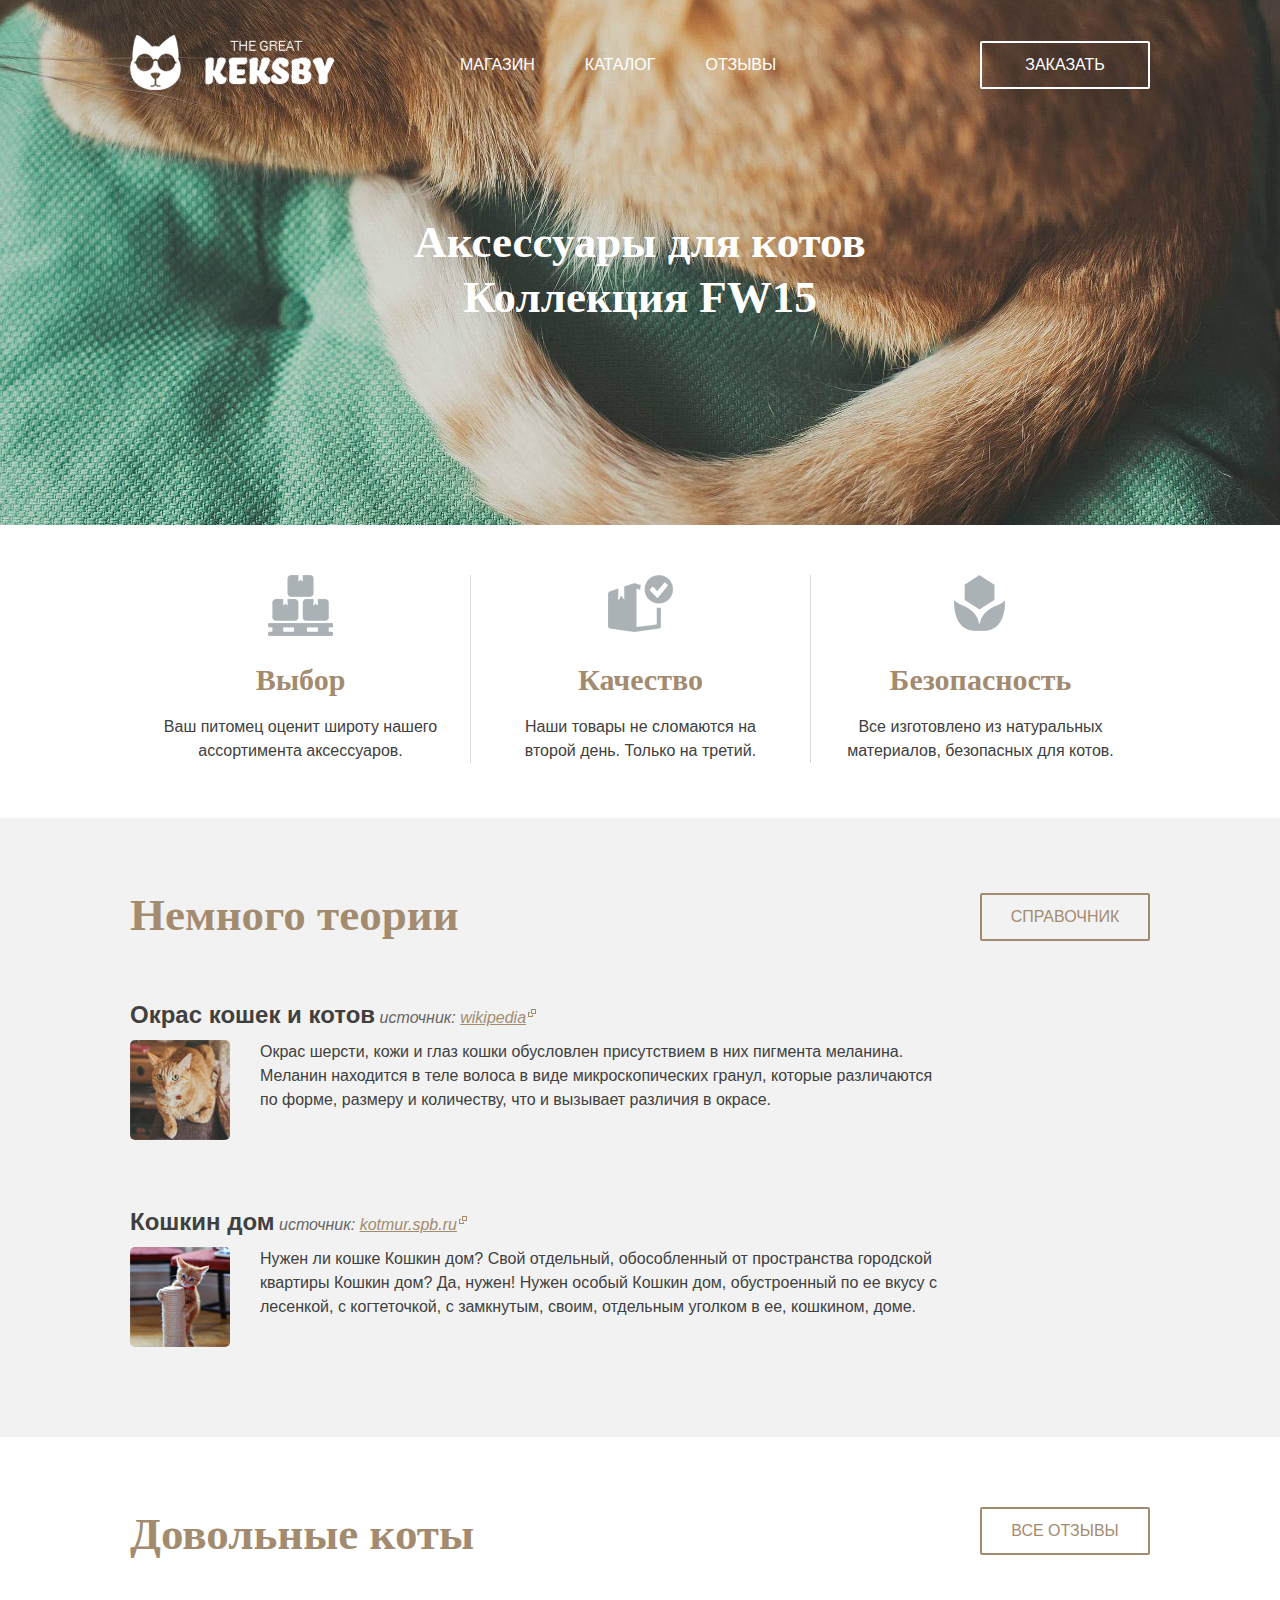
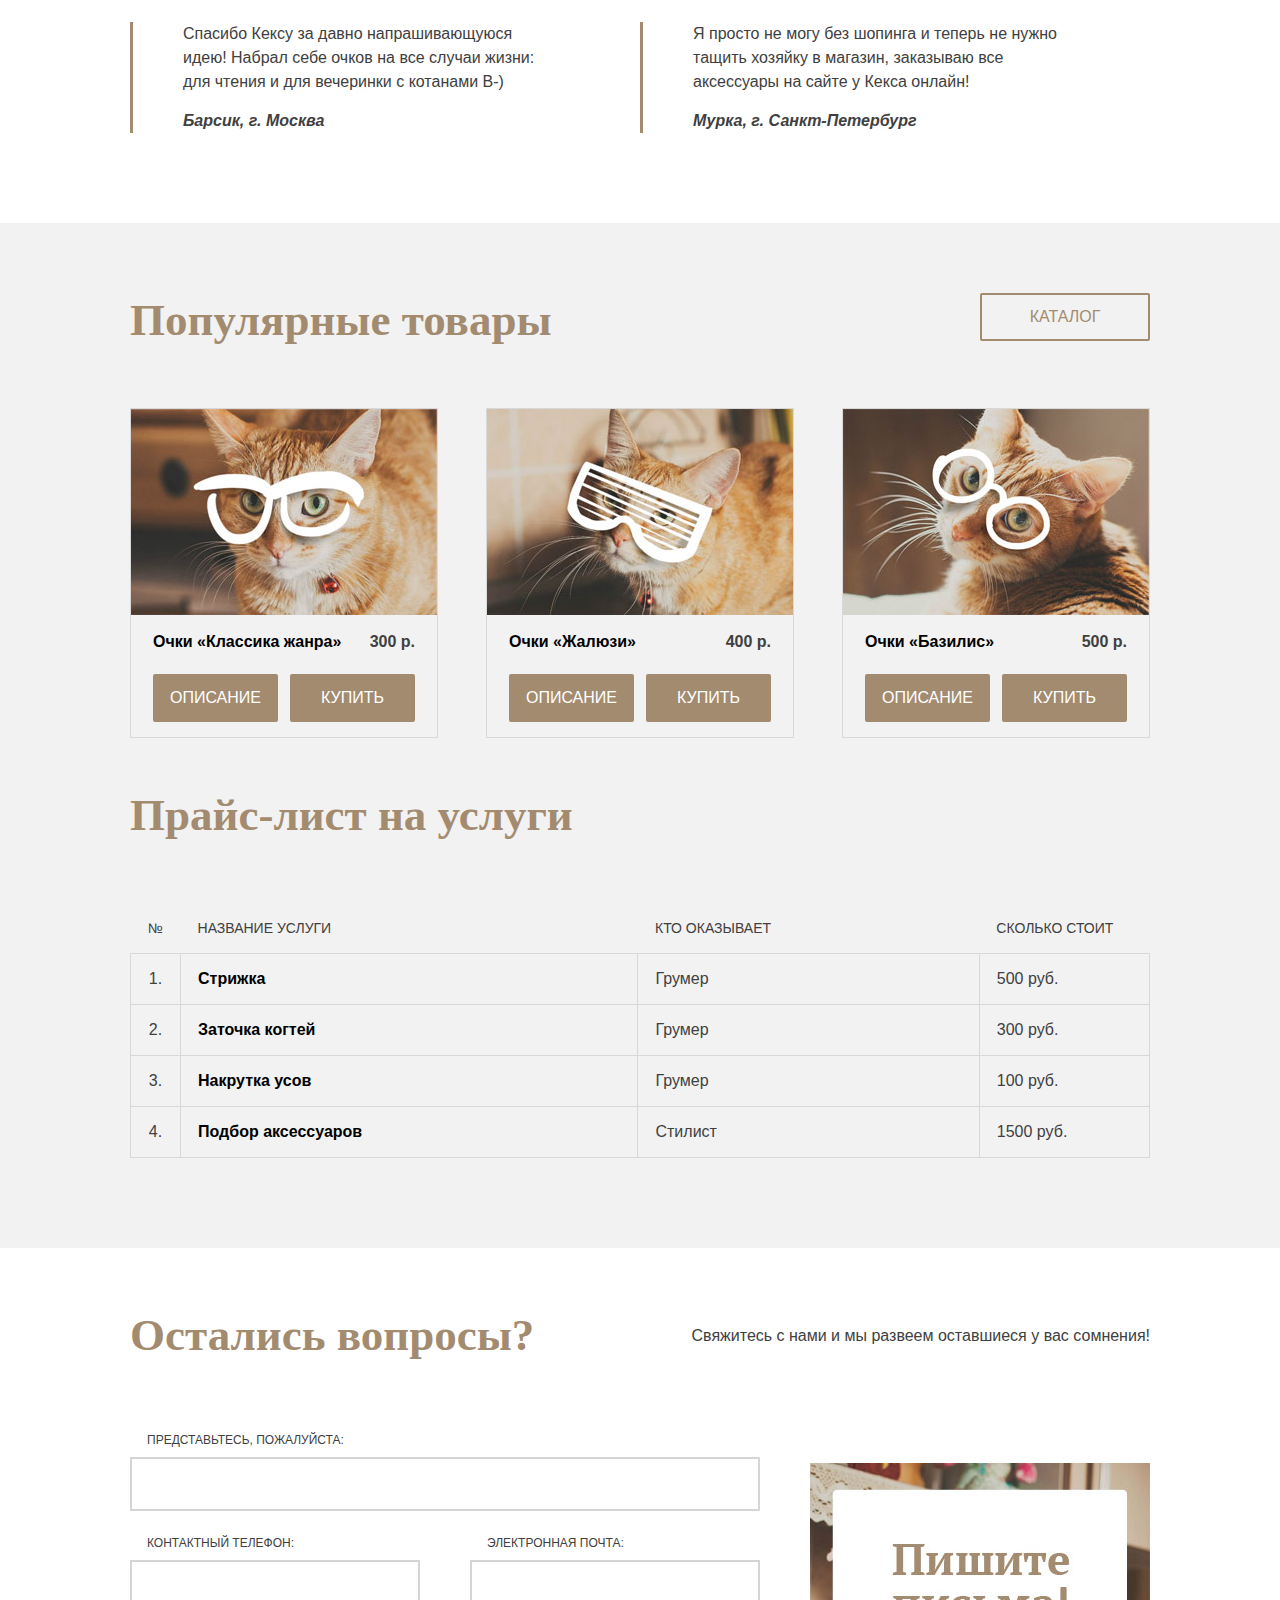
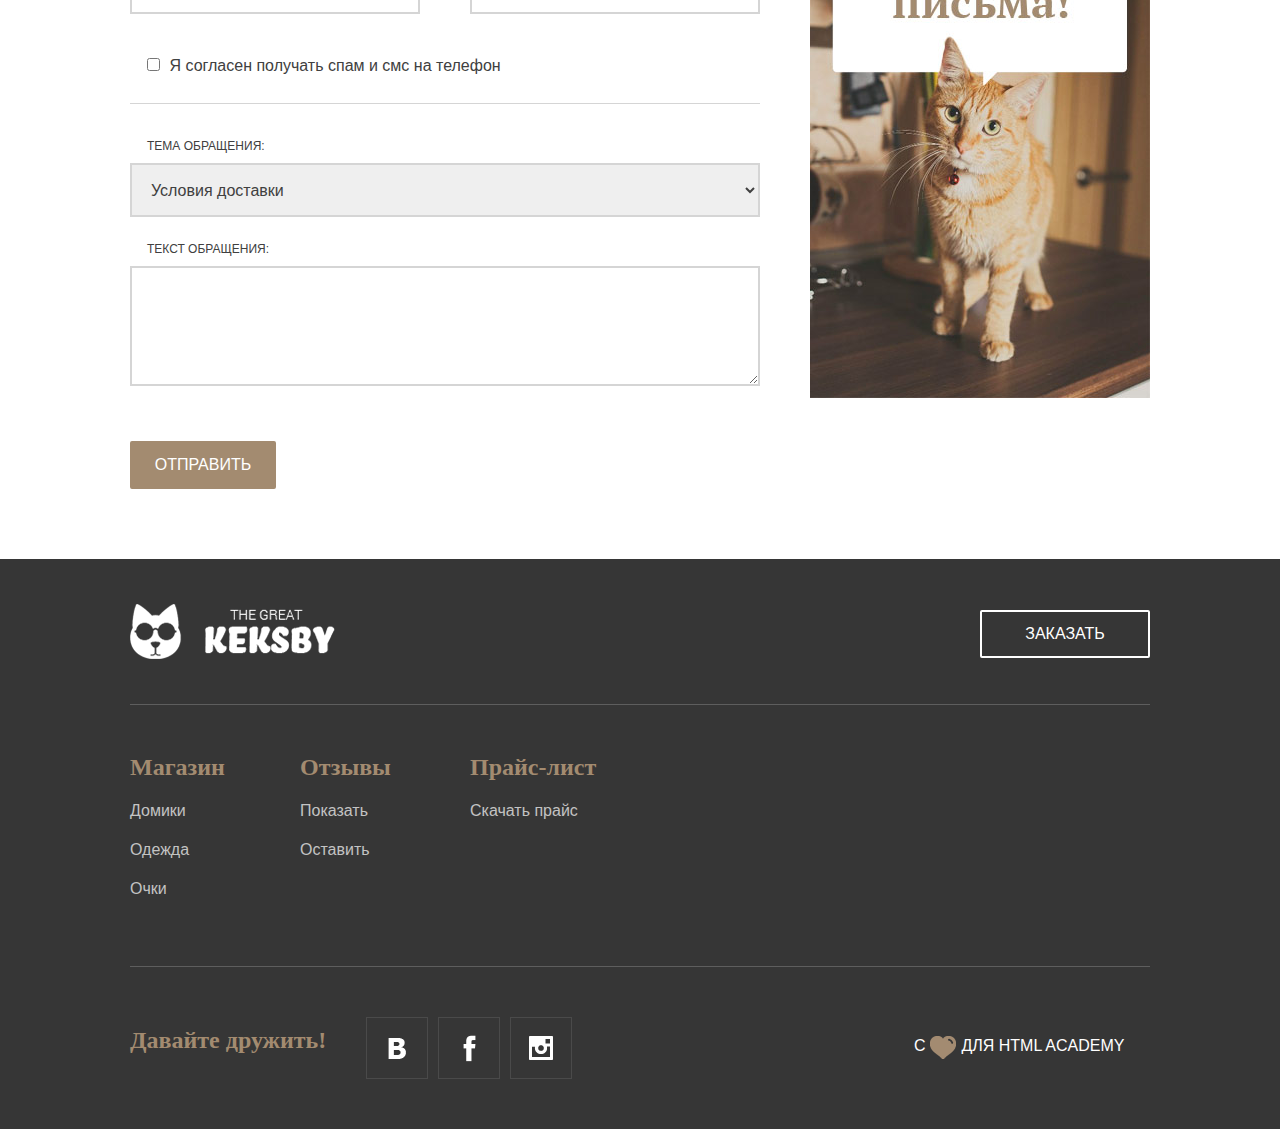
<file: keksby/index.html>
<!DOCTYPE HTML>
<html lang="ru">
  <head>
    <meta charset="utf-8">
    <title>The Great Keksby</title>
    <link rel="stylesheet" href="css/style.css">
  </head>
  <body>
    <div class="page-header">
      <div class="container">
        <div class="header-top clearfix">
          <div class="header-logo">
            <img src="img/logo.png" alt="The Great Keksby" width="205" height="55">
          </div>
          <ul class="main-nav clearfix">
            <li><a href="#">Магазин</a></li>
            <li><a href="#">Каталог</a></li>
            <li><a href="#">Отзывы</a></li>
          </ul>
          <a class="btn btn-quick-order" href="#">Заказать</a>
        </div>
        <div class="promo">
          <a href="#">Аксессуары для котов<br> Коллекция FW15</a>
        </div>
      </div>
    </div>


    <div class="features">
      <div class="container">
        <ul class="clearfix">
          <li class="feature-item feature-choice">
            <h2 class="feature-title">Выбор</h2>
            <p>Ваш питомец оценит широту нашего ассортимента аксессуаров.</p>
          </li>
          <li class="feature-item feature-quality">
            <h2 class="feature-title">Качество</h2>
            <p>Наши товары не сломаются на второй день. Только на третий.</p>
          </li>
          <li class="feature-item feature-safety">
            <h2 class="feature-title">Безопасность</h2>
            <p>Все изготовлено из натуральных материалов, безопасных для котов.</p>
          </li>
        </ul>
      </div>
    </div>


    <div class="cat-reference">
      <div class="container">
        <h2 class="section-title">Немного теории</h2>
        <a class="btn to-full-reference" href="#" title="Открыть справочник">Справочник</a>
        <dl>
          <dt>
            <h3 class="reference-title">Окрас кошек и котов</h3>
            <i class="reference-source">источник: <a target="_blank" href="https://ru.wikipedia.org">wikipedia</a></i>
          </dt>
          <dd>
            <img src="img/article-1.jpg" alt="Окрас кошек и котов" width="100" height="100">
            <p>Окрас шерсти, кожи и глаз кошки обусловлен присутствием в них пигмента меланина. Меланин находится в теле волоса в виде микроскопических гранул, которые различаются по форме, размеру и количеству, что и вызывает различия в окрасе.</p>
          </dd>
          <dt>
            <h3 class="reference-title">Кошкин дом</h3>
            <i class="reference-source">источник: <a target="_blank" href="http://kotmur.spb.ru">kotmur.spb.ru</a></i>
          </dt>
          <dd>
            <img src="img/article-2.jpg" alt="Кошкин дом" width="100" height="100">
            <p>Нужен ли кошке Кошкин дом? Свой отдельный, обособленный от пространства городской квартиры Кошкин дом? Да, нужен! Нужен особый Кошкин дом, обустроенный по ее вкусу с лесенкой, с когтеточкой, с замкнутым, своим, отдельным уголком в ее, кошкином, доме.</p>
          </dd>
        </dl>
      </div>
    </div>


    <div class="reviews">
      <div class="container">
        <h2 class="section-title">Довольные коты</h2>
        <a class="btn to-all-reviews" href="#" title="Посмотреть все отзывы">Все отзывы</a>
        <div class="reviews-list clearfix">
          <blockquote class="review-item">
            <p>Спасибо Кексу за давно напрашивающуюся идею! Набрал себе очков на все случаи жизни: для чтения и для вечеринки с котанами B-)</p>
            <cite class="review-author">Барсик, г. Москва</cite>
          </blockquote>
          <blockquote class="review-item">
            <p>Я просто не могу без шопинга и теперь не нужно тащить хозяйку в магазин, заказываю все аксессуары на сайте у Кекса онлайн!</p>
            <cite class="review-author">Мурка, г. Санкт-Петербург</cite>
          </blockquote>
        </div>
      </div>
    </div>


    <div class="popular-and-price">
      <div class="container">
        <h2 class="section-title">Популярные товары</h2>
        <a class="btn to-catalog" href="#" title="Посмотреть все товары">Каталог</a>
        <div class="popular-items clearfix">
          <div class="catalog-item">
            <img src="img/glasses-1.jpg" alt="очки «Классика жанра»" width="306" height="206">
            <h3>Очки «Классика жанра»</h3>
            <b class="catalog-item-price">300 р.</b>
            <a href="#" class="btn btn-info">Описание</a>
            <a href="#" class="btn btn-buy">Купить</a>
          </div>
          <div class="catalog-item">
            <img src="img/glasses-2.jpg" alt="очки «Жалюзи»" width="306" height="206">
            <h3>Очки «Жалюзи»</h3>
            <b class="catalog-item-price">400 р.</b>
            <a href="#" class="btn btn-info">Описание</a>
            <a href="#" class="btn btn-buy">Купить</a>
          </div>
          <div class="catalog-item">
            <img src="img/glasses-3.jpg" alt="очки «Базилис»" width="306" height="206">
            <h3>Очки «Базилис»</h3>
            <b class="catalog-item-price">500 р.</b>
            <a href="#" class="btn btn-info">Описание</a>
            <a href="#" class="btn btn-buy">Купить</a>
          </div>
        </div>

        <h2 class="section-title">Прайс-лист на услуги</h2>
        <table class="price-list">
          <tr>
            <th class="price-number">№</th>
            <th>Название услуги</th>
            <th>Кто оказывает</th>
            <th>Сколько стоит</th>
          </tr>
          <tr>
            <td class="price-number">1.</td>
            <td class="price-name">Стрижка</td>
            <td class="price-master">Грумер</td>
            <td class="price-cost">500 руб.</td>
          </tr>
          <tr>
            <td class="price-number">2.</td>
            <td class="price-name">Заточка когтей</td>
            <td class="price-master">Грумер</td>
            <td class="price-cost">300 руб.</td>
          </tr>
          <tr>
            <td class="price-number">3.</td>
            <td class="price-name">Накрутка усов</td>
            <td class="price-master">Грумер</td>
            <td class="price-cost">100 руб.</td>
          </tr>
          <tr>
            <td class="price-number">4.</td>
            <td class="price-name">Подбор аксессуаров</td>
            <td class="price-master">Стилист</td>
            <td class="price-cost">1500 руб.</td>
          </tr>
        </table>
      </div>
    </div>


    <div class="feedback">
      <div class="container">
        <h2 class="section-title">Остались вопросы?</h2>
        <p class="feedback-tip">Свяжитесь с нами и мы развеем оставшиеся у вас сомнения!</p>
        <form class="feedback-form" action="/keksby-mail" method="post">
          <div class="feedback-form-group">
            <label for="fullname">Представьтесь, пожалуйста:</label>
            <input type="text" name="fullname" id="fullname">
          </div>
          <div class="clearfix">
            <div class="feedback-form-group feedback-form-group-left-part">
              <label for="phone">Контактный телефон:</label>
              <input type="text" name="phone" id="phone">
            </div>
            <div class="feedback-form-group feedback-form-group-right-part">
              <label for="email">Электронная почта:</label>
              <input type="text" name="email" id="email">
            </div>
          </div>
          <div class="checkbox-area">
            <label>
              <input type="checkbox" name="subscription">
              Я согласен получать спам и смс на телефон
            </label>
          </div>
          <div class="feedback-form-group">
            <label for="topic">Тема обращения:</label>
            <select name="topic" id="topic">
              <option value="1">Условия доставки</option>
              <option value="2">Возврат товара</option>
              <option value="3">Жалоба в Роспотребнадзор</option>
            </select>
          </div>
          <div class="feedback-form-group">
            <label for="message">Текст обращения:</label>
            <textarea name="message" id="message"></textarea>
          </div>
          <input type="submit" class="btn" value="Отправить">
        </form>
      </div>
    </div>


    <div class="page-footer">
      <div class="container">
        <div class="footer-top clearfix">
          <div class="footer-logo">
            <img src="img/logo.png" alt="The Great Keksby" width="205" height="55">
          </div>
          <a href="#" class="btn btn-quick-order">Заказать</a>
        </div>

        <div class="footer-middle clearfix">
          <div class="footer-menu">
            <h3>Магазин</h3>
            <ul>
              <li><a href="#">Домики</a></li>
              <li><a href="#">Одежда</a></li>
              <li><a href="#">Очки</a></li>
            </ul>
          </div>
          <div class="footer-menu">
            <h3>Отзывы</h3>
            <ul>
              <li><a href="#">Показать</a></li>
              <li><a href="#">Оставить</a></li>
            </ul>
          </div>
          <div class="footer-menu">
            <h3>Прайс-лист</h3>
            <ul>
              <li><a href="#">Скачать прайс</a></li>
            </ul>
          </div>
        </div>

        <div class="footer-bottom clearfix">
          <div class="footer-social">
            <b>Давайте дружить!</b>
            <a class="social-btn social-btn-vk" href="https://vk.com/htmlacademy">Вконтакте</a>
            <a class="social-btn social-btn-fb" href="https://facebook.com/htmlacademy">Фейсбук</a>
            <a class="social-btn social-btn-in" href="https://instagram.com/htmlacademy">Инстаграм</a>
          </div>
          <div class="footer-copyright">
            С <span class="heart">любовью</span> для <a href="https://htmlacademy.ru">HTML Academy</a>
          </div>
        </div>
      </div>
    </div>

  </body>
</html>
</file>
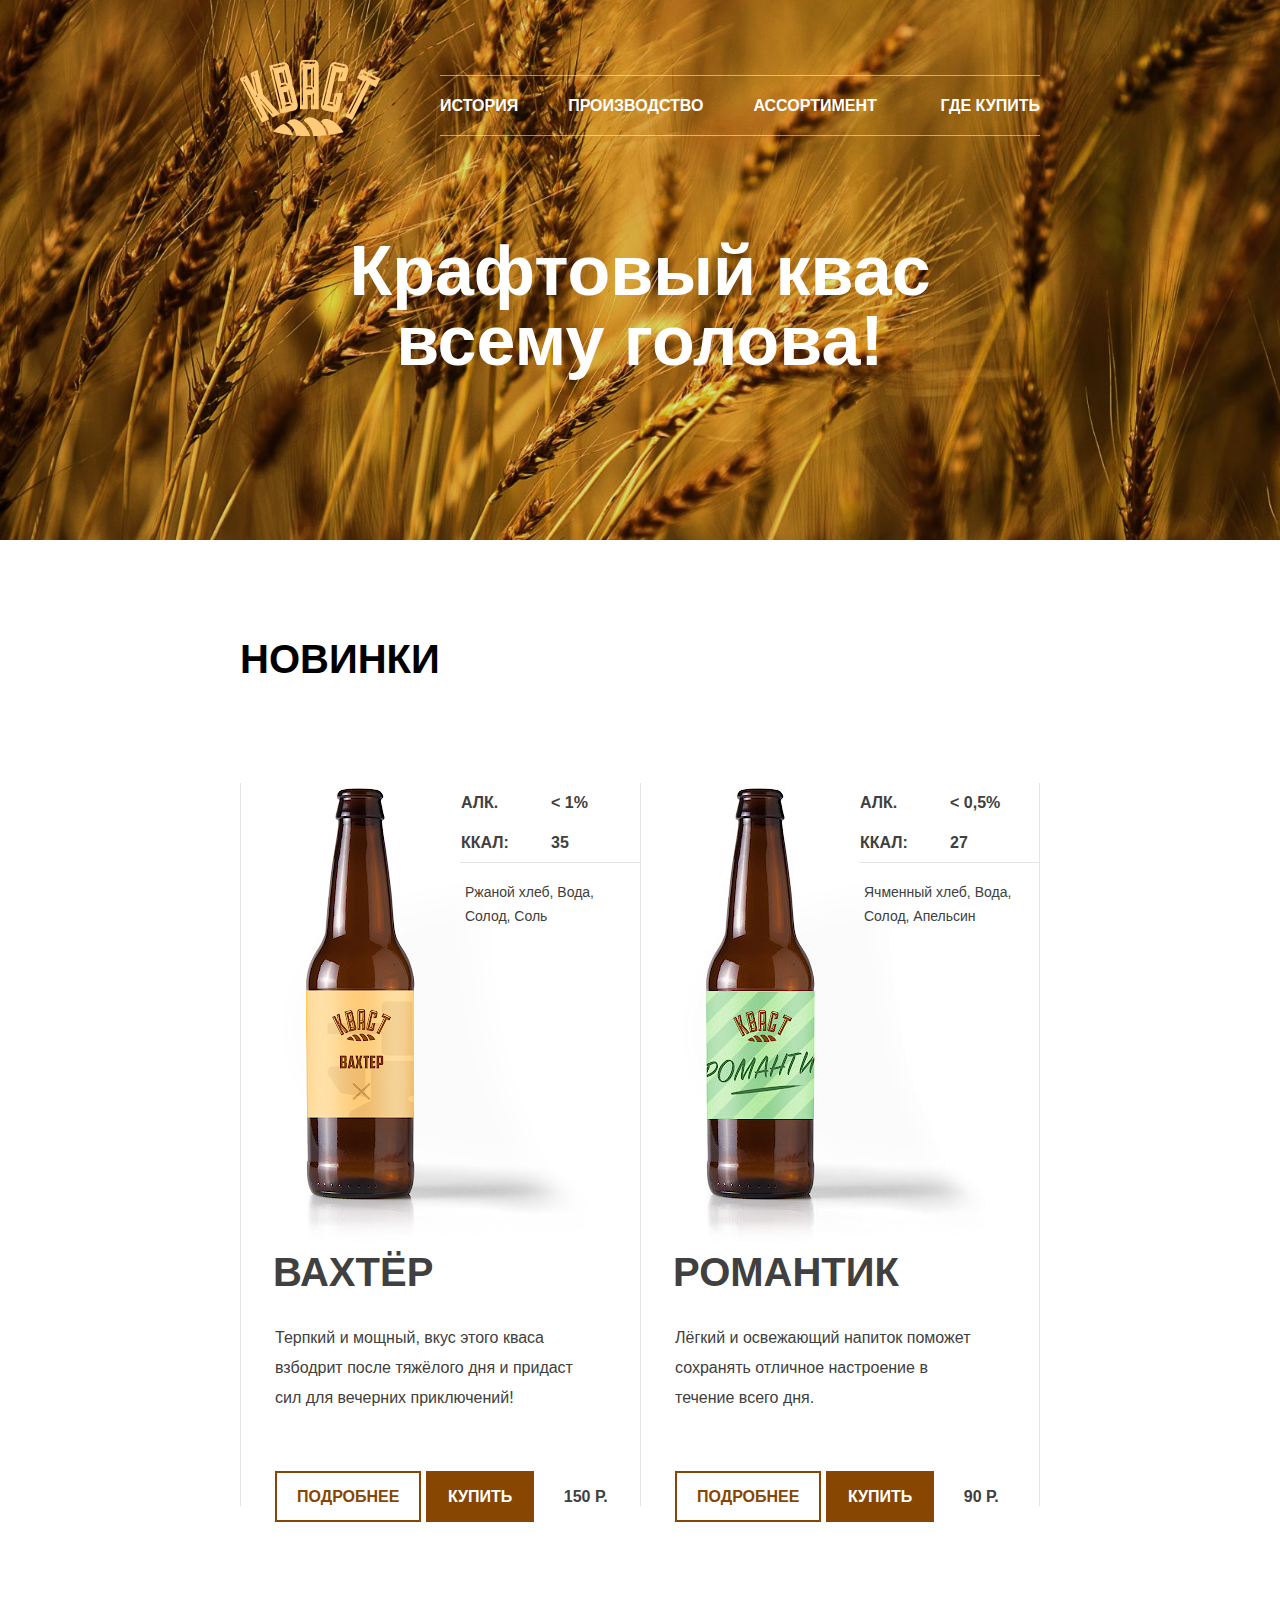
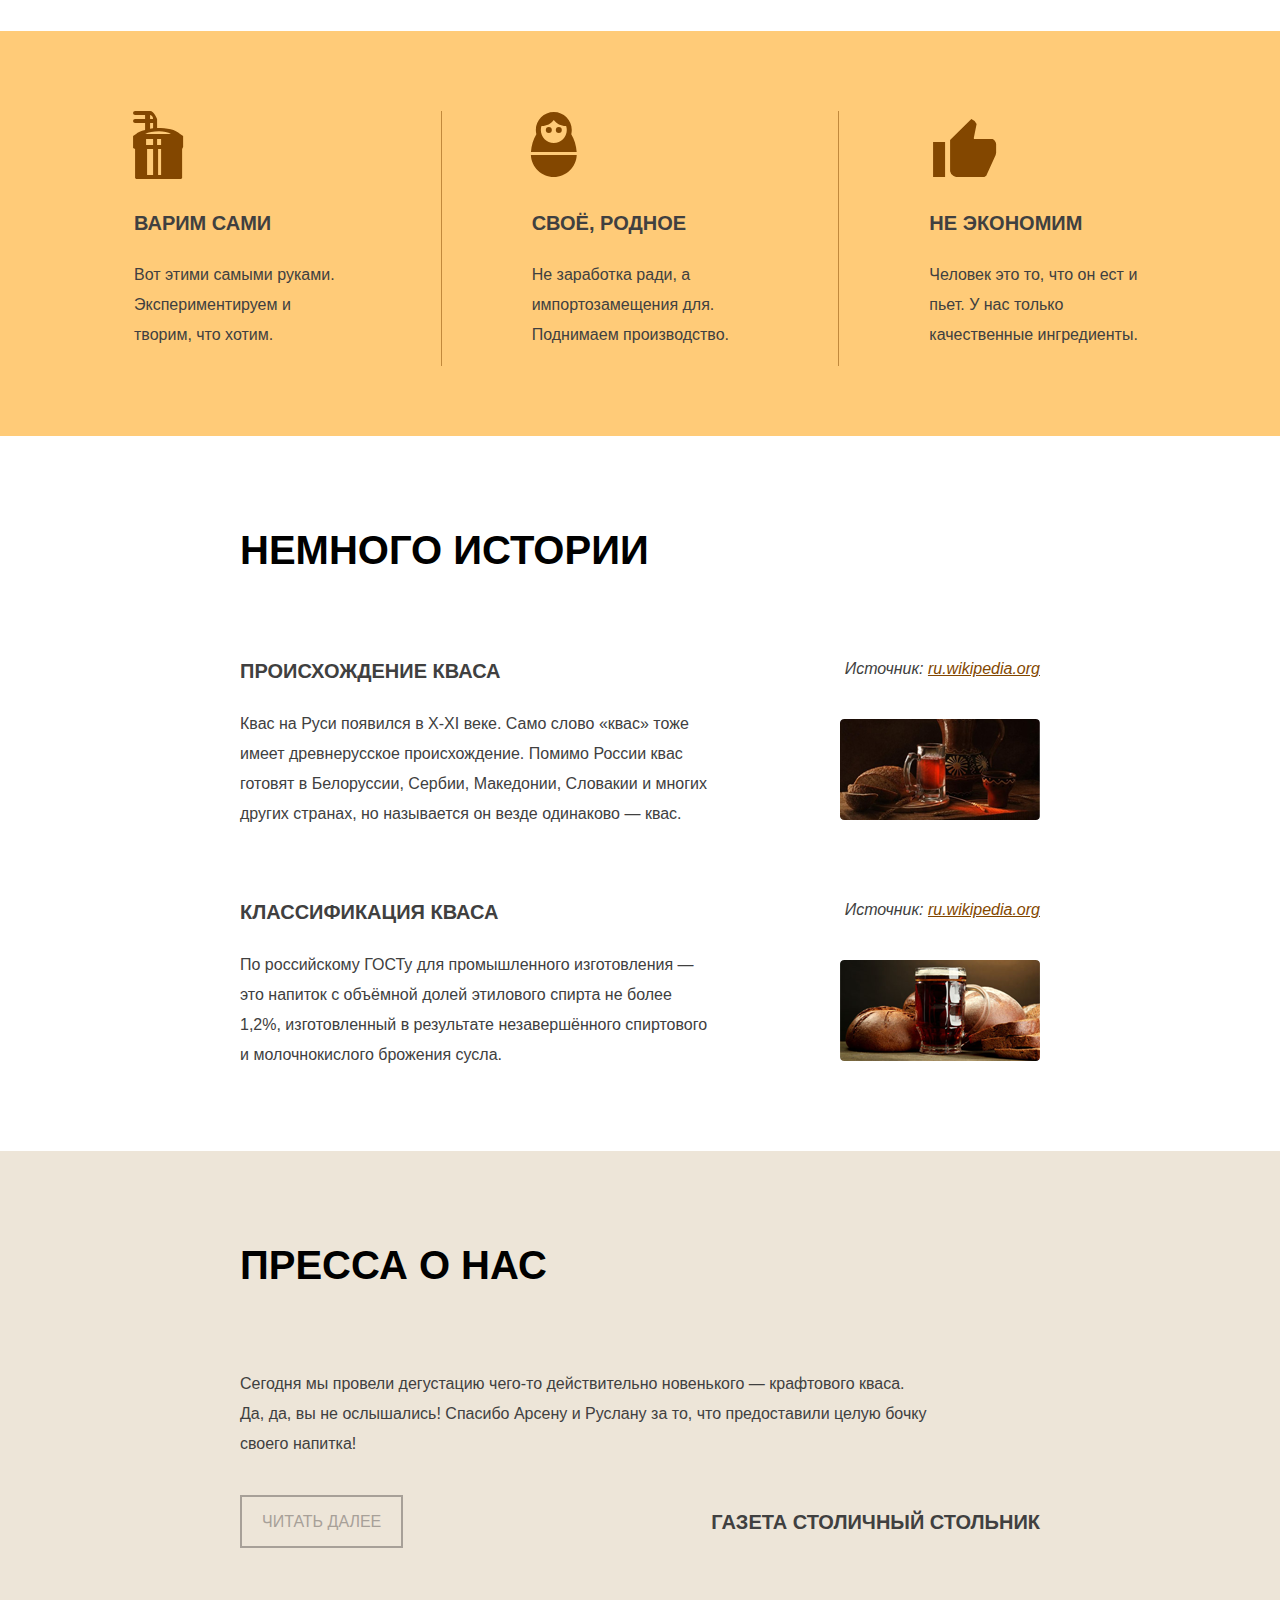
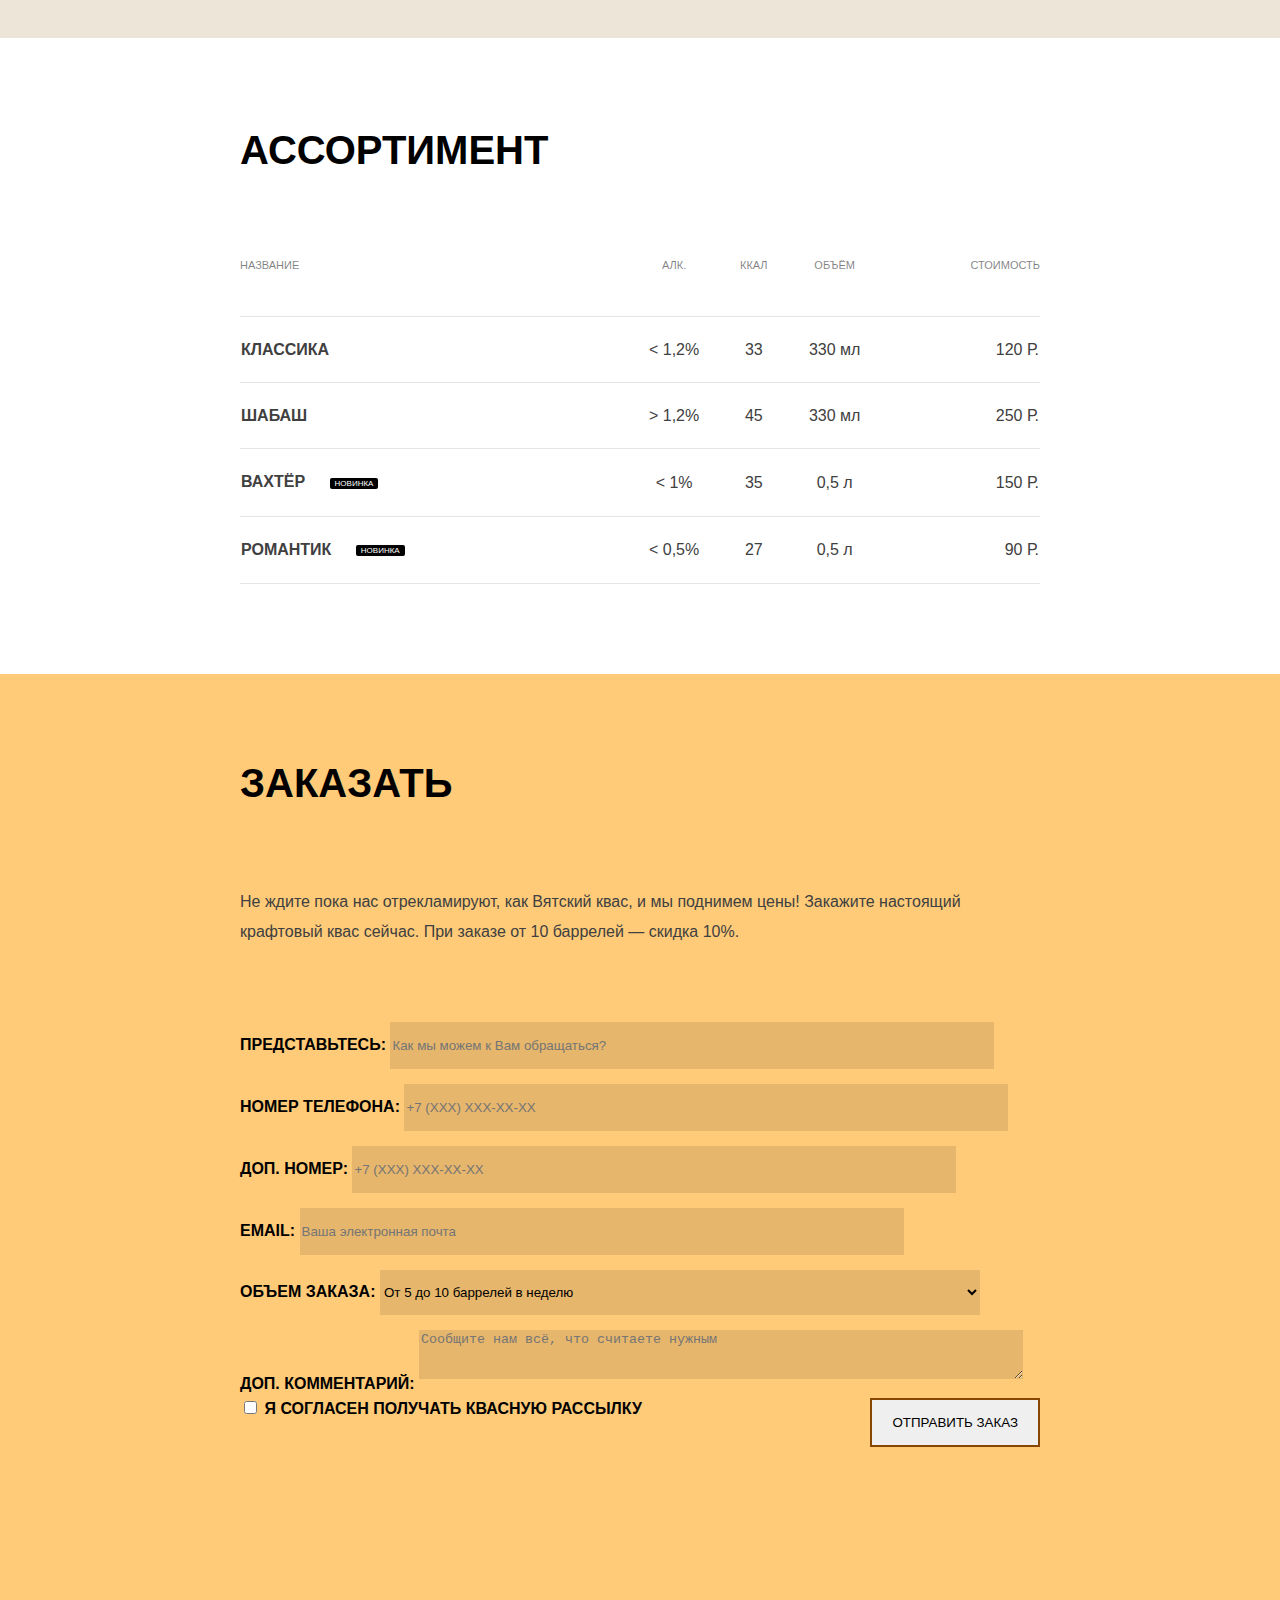
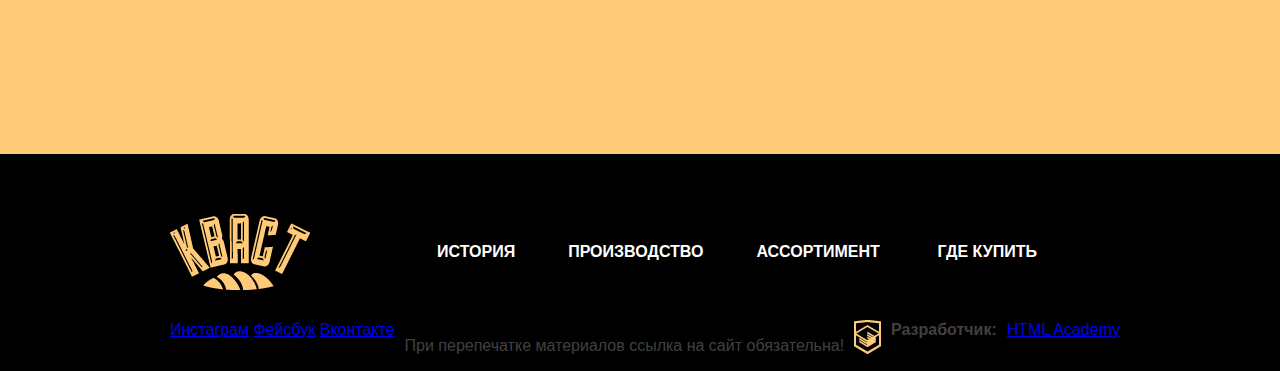
<file: kvast/index.html>
<!DOCTYPE HTML>
<html>
  <head>
    <meta charset="utf-8">
    <title>Кваст</title>
    <link href="style.css" rel="stylesheet">
  </head>
  <body>
    <header>
      <div class="container">
        <div class="header-top clearfix">
          <div class="header-logo">
            <img alt="Кваст" class="logo" src="img/logo.png">
          </div>
          <nav>
            <ul  class="header-menu">
              <li><a href="#">История</a></li>
              <li><a href="#">Производство</a></li>
              <li><a href="#">Ассортимент</a></li>
              <li><a href="#">Где купить</a></li>
            </ul>
          </nav>
        </div>
        <div class="promo">
          <b>Крафтовый квас<br> всему голова!</b>
        </div>
      </div>
    </header>

    <main>
      <section class="item clearfix">
        <div class="container">
          <h2 class="section-title">Новинки</h2>
          <div class="new-item">
            <h3 class="item-title">Вахтёр</h3>
            <table class="item-characteristic">
              <tr>
                <td>Алк.</td>
                <td>&lt 1%</td>
              </tr>
              <tr>
                <td>Ккал:</td>
                <td>35</td>
              </tr>
            </table>
            <p class="item-composition">Ржаной хлеб, Вода, Солод, Соль</p>
            <img alt="Вахтёр" class="item-image" src="img/bottle-left.jpg">
            <p class="item-description">Терпкий и мощный, вкус этого кваса взбодрит после тяжёлого дня и придаст сил для вечерних приключений!</p>
            <div class="item-service">
              <a href="#" class="btn btn-item-prod">Подробнее</a>
              <a href="#" class="btn btn-item-buy">Купить</a>
              <b class="item-price">150 Р.</b>
            </div>
          </div>
          <div class="new-item">
            <h3 class="item-title">Романтик</h3>
            <table class="item-characteristic">
              <tr>
                <td>Алк.</td>
                <td>&lt 0,5%</td>
              </tr>
              <tr>
                <td>Ккал:</td>
                <td>27</td>
              </tr>
              </table>
              <p class="item-composition">Ячменный хлеб, Вода, Солод, Апельсин</p>
              <img alt="Романтик" class="item-image" src="img/bottle-right.jpg">
              <p class="item-description">Лёгкий и освежающий напиток поможет сохранять отличное настроение в течение всего дня.</p>
              <div class="item-service">
                <a href="#" class="btn btn-item-prod">Подробнее</a>
                <a href="#" class="btn btn-item-buy">Купить</a>
                <b class="item-price">90 Р.</b>
              </div>
            </div>
          </div>
      </section>

      <section class="advanteges">
        <ul class="advanteges-list">
          <li class="advant advant-1">
            <h2 class="advant-title">Варим сами</h2>
            <p class="advant-desc">Вот этими самыми руками. Экспериментируем и творим, что хотим.</p>
          </li>
          <li class="advant advant-2">
            <h2 class="advant-title">Своё, родное</h2>
            <p class="advant-desc">Не заработка ради, а импортозамещения для. Поднимаем производство.</p>
          </li>
          <li class="advant advant-3">
            <h2 class="advant-title">Не экономим</h2>
            <p class="advant-desc">Человек это то, что он ест и пьет. У нас только качественные ингредиенты.</p>
          </li>
        </ul>
      </section>

      <section class="facts">
        <div class="container">
          <h2 class="section-title">Немного истории</h2>
          <dl class="fact-list">
            <dt class="fact">
              <h3>Происхождение кваса</h3>
              <i>Источник: <a href="#">ru.wikipedia.org</a></i>
            </dt>
            <dd class="fact-def">
              <img alt="Происхождение кваса" src="img/wiki-1.png">
              <p>Квас на Руси появился в X-XI веке. Само слово «квас» тоже имеет древнерусское происхождение. Помимо России квас готовят в Белоруссии, Сербии, Македонии, Словакии и многих других странах, но называется он везде одинаково — квас.</p>
            </dd>
            <dt class="fact">
              <h3>Классификация кваса</h3>
              <i>Источник: <a href="#">ru.wikipedia.org</a></i>
            </dt>
            <dd class="fact-def">
              <img alt="Происхождение кваса" src="img/wiki-2.png">
              <p>По российскому ГОСТу для промышленного изготовления — это напиток с объёмной долей этилового спирта не более 1,2%, изготовленный в результате незавершённого спиртового и молочнокислого брожения сусла.</p>
            </dd>
          </dl>
        </div>
      </section>

      <section class="press clearfix">
        <div class="container">
          <h2 class="section-title">Пресса о нас</h2>
          <blockquote>
            <p>Сегодня мы провели дегустацию чего-то действительно новенького — крафтового кваса. Да, да, вы не ослышались! Спасибо Арсену и Руслану за то, что предоставили целую бочку своего напитка!</p>
            <cite class="author">Газета столичный Стольник</cite> <a href="#" class="btn btn-read">Читать далее</a>
          </blockquote>
        </div>
      </section>

      <section class="assortiment">
        <div class="container">
          <h2 class="section-title">Ассортимент</h2>
          <table class="price">
            <tr>
              <th>Название</th>
              <th>Алк.</th>
              <th>Ккал</th>
              <th>Объём</th>
              <th>Стоимость</th>
            </tr>
            <tr>
              <td class="product-name">Классика</td>
              <td>&lt 1,2%</td>
              <td>33</td>
              <td>330 мл</td>
              <td>120 Р.</td>
            </tr>
            <tr>
              <td class="product-name">Шабаш</td>
              <td>&gt 1,2%</td>
              <td>45</td>
              <td>330 мл</td>
              <td>250 Р.</td>
            </tr>
            <tr>
              <td class="product-name">Вахтёр <sup class="product-new">Новинка</sup></td>
              <td>&lt 1%</td>
              <td>35</td>
              <td>0,5 л</td>
              <td>150 Р.</td>
            </tr>
            <tr>
              <td class="product-name">Романтик <sup class="product-new">Новинка</sup></td>
              <td>&lt 0,5%</td>
              <td>27</td>
              <td>0,5 л</td>
              <td>90 Р.</td>
            </tr>
          </table>
        </div>
      </section>

      <section class="order">
        <div class="container">
          <h2 class="section-title">Заказать</h2>
          <p class="order-slogan">Не ждите пока нас отрекламируют, как Вятский квас, и мы поднимем цены! Закажите настоящий крафтовый квас сейчас. При заказе от 10 баррелей — скидка 10%.</p>
          <form class="order-form" method="post">
            <div class="form-element">
              <label for="fullname">
                Представьтесь:
              </label>
              <input type="text" id="fullname" name="fullname" class="form-field" required placeholder="Как мы можем к Вам обращаться?">
            </div>
            <div class="form-element">
              <label for="phone">
                Номер телефона:
              </label>
              <input type="tel" id="phone" name="phone" class="form-field" required placeholder="+7 (XXX) XXX-XX-XX" pattern="^\+{0,1}[0-9]{0,2}[\- ]{0,1}\({0,1}[0-9]{2,3}\){0,1}[\- ]{0,1}[0-9]{0,3}[\- ]{0,1}[0-9]{0,2}[\- ]{0,1}[0-9]{0,2}$">
            </div>
            <div class="form-element">
              <label for="phone-2">
                Доп. номер:
              </label>
              <input type="text" id="phone-2" name="phone-2" class="form-field" placeholder="+7 (XXX) XXX-XX-XX" pattern="^\+{0,1}[0-9]{0,2}[\- ]{0,1}\({0,1}[0-9]{2,3}\){0,1}[\- ]{0,1}[0-9]{0,3}[\- ]{0,1}[0-9]{0,2}[\- ]{0,1}[0-9]{0,2}$">
            </div>
            <div class="form-element">
              <label for="email">
                Email:
              </label>
              <input type="text" id="email" name="email" class="form-field" required placeholder="Ваша электронная почта">
            </div>
            <div class="form-element">
              <label for="value">
                Объем заказа:
              </label>
              <select name="value" id="value" class="form-field" required>
                <option value="1">От 5 до 10 баррелей в неделю</option>
              </select>
            </div>
            <div class="form-element">
              <label for="message">
                Доп. комментарий:
              </label>
              <textarea name="message" id="message" rows="10" cols="96" class="form-field" placeholder="Сообщите нам всё, что считаете нужным"></textarea>
            </div>
            <div class="form-element">
              <label for="spam">
                <input type="checkbox" name="spam" id="spam"> Я согласен получать квасную рассылку
              </label>
            </div>
            <input type="submit" class="btn" value="Отправить заказ">
          </form>
        </div>
      </section>
    </main>

    <footer>
      <div class="container">
        <div class="footer-top clearfix">
          <div class="footer-logo">
            <img alt="Кваст" class="logo" src="img/logo.png">
          </div>
          <nav>
            <ul  class="footer-menu">
              <li><a href="#">История</a></li>
              <li><a href="#">Производство</a></li>
              <li><a href="#">Ассортимент</a></li>
              <li><a href="#">Где купить</a></li>
            </ul>
          </nav>
        </div>
        <div class="footer-bottom">
          <div class="social-btn">
            <a href="#">Инстаграм</a>
            <a href="#">Фейсбук</a>
            <a href="#">Вконтакте</a>
          </div>
          <p>При перепечатке материалов ссылка на сайт обязательна!</p>
          <img alt="HTMLA" class="logo-2" src="img/htmlacademy.png"> <b>Разработчик:</b> <a href="#">HTML Academy</a>
        </div>
      </div>
    </footer>
  </body>
</html>
</file>
<file: keksby/css/style.css>
body {
  min-width: 1040px;
  margin: 0;
  padding: 0;
  font-size: 16px;
  line-height: 24px;
  font-family: "Arial", sans-serif;
  color: #404040;
  background-color: white;
}

.container {
  width: 1020px;
  margin: 0 auto;
}

.clearfix::after {
  content: "";
  display: table;
  clear: both;
}

.page-header {
  min-height: 490px;
  padding-top: 35px;
  background-image: url("../img/header-bg.jpg");
  background-repeat: no-repeat;
  background-position: center;
  background-size: cover;
}

.page-header,
.page-footer {
  color: #c3c3c3;
  background-color: #363636;
}

.header-top {
  margin-bottom: 125px;
}

.header-logo {
  float: left;
  width: 205px;
  height: 55px;
}

.header-logo img {
  width: 205px;
  height: 55px;
}

.main-nav {
  float: left;
  width: 520px;
  margin: 0;
  margin-top: 18px;
  margin-left: 125px;
  padding: 0;
  list-style: none;
}

.main-nav li {
  float: left;
  margin-right: 50px;
  text-transform: uppercase;
}

.main-nav li:last-child {
  margin-right: 0;
}

.main-nav a {
  color: #ffffff;
  text-decoration: none;
}

.main-nav a:hover {
  text-decoration: underline;
}

.main-nav a:active {
  color: rgba(255, 255, 255, 0.3);
}

.btn {
  display: inline-block;
  width: 146px;
  padding: 10px;
  font: inherit;
  vertical-align: top;
  text-align: center;
  color: #a38b70;
  text-transform: uppercase;
  text-decoration: none;
  word-wrap: break-word;
  border: 2px solid #a38b70;
  border-radius: 2px;
}

.btn:hover {
  color: #8d745a;
  border-color: #8d745a;
}

.btn:active {
  color: rgba(141, 116, 90, 0.3);
  border-color: #8d745a;
}

.btn-quick-order {
  float: right;
  margin-top: 6px;
  color: #ffffff;
  border-color: #ffffff;
}

.btn-quick-order:hover {
  color: #404040;
  background-color: #ffffff;
  border-color: #ffffff;
}

.btn-quick-order:active {
  color: rgba(64, 64, 64, 0.3);
  background-color: #ffffff;
  border-color: #ffffff;
}

.promo {
  font-weight: bold;
  font-size: 45px;
  line-height: 55px;
  font-family: "Georgia", serif;
  text-align: center;
}

.promo a {
  color: #ffffff;
  text-decoration: none;
}

.features {
  padding-top: 50px;
  padding-bottom: 55px;
}

.features ul {
  margin: 0;
  padding: 0;
  list-style: none;
}

.feature-item {
  position: relative;
  float: left;
  width: 279px;
  padding-top: 90px;
  padding-right: 30px;
  padding-left: 30px;
  text-align: center;
  border-left: 1px solid #d9d9d9;
}

.feature-item:first-child {
  border-left-color: transparent;
}

.feature-item::before {
  content: "";
  position: absolute;
  top: 0;
  left: 137px;
  width: 65px;
  height: 65px;
  background-image: url("../img/sprite.png");
  background-repeat: no-repeat;
}

.feature-choice::before {
  background-position: -5px -5px;
}

.feature-quality::before {
  background-position: -5px -76px;
}

.feature-safety::before {
  background-position: 1px -143px;
}

.feature-title {
  margin: 0;
  margin-bottom: 20px;
  font-weight: bold;
  font-size: 30px;
  line-height: 30px;
  font-family: "Georgia", serif;
  color: #a38b70;
}

.feature-item p {
  margin: 0;
}

.cat-reference {
  padding-top: 70px;
  padding-bottom: 90px;
  background-color: #f2f2f2;
}

.cat-reference .container {
  position: relative;
}

.section-title {
  margin: 0;
  margin-right: 180px;
  margin-bottom: 60px;
  font-weight: bold;
  font-size: 45px;
  line-height: 55px;
  font-family: "Georgia", serif;
  color: #a38b70;
}

.to-full-reference {
  position: absolute;
  top: 5px;
  right: 0;
}

.cat-reference dl {
  width: 820px;
  margin: 0;
  padding: 0;
}

.cat-reference dt {
  margin: 0;
  margin-bottom: 10px;
}

.cat-reference dd {
  position: relative;
  min-height: 100px;
  margin: 0;
  padding-left: 130px;
}

.cat-reference dd + dt {
  margin-top: 70px;
}

.cat-reference dd img {
  position: absolute;
  top: 0;
  left: 0;
  width: 100px;
  height: 100px;
  border-radius: 5px;
}

.cat-reference dd p {
  margin: 0;
}

.reference-title {
  display: inline;
  font-size: 24px;
}

.reference-source {
  color: #666666;
  font-style: italic;
}

.reference-source a {
  position: relative;
  color: #a38b70;
}

.reference-source a:hover {
  color: #8d745a;
}

.reference-source a:active {
  color: rgba(141, 116, 90, 0.3);
}

.reference-source a::after {
  content: "";
  position: absolute;
  top: 0;
  right: -10px;
  width: 8px;
  height: 8px;
  background: url("../img/sprite.png") no-repeat -5px -210px;
}

.reviews {
  padding-top: 70px;
  padding-bottom: 90px;
}

.reviews .container {
  position: relative;
}

.to-all-reviews {
  position: absolute;
  top: 0;
  right: 0;
}

.review-item {
  float: left;
  width: 377px;
  margin: 0;
  margin-right: 80px;
  padding: 0;
  padding-left: 50px;
  border-left: 3px solid #a38b70;
}

.review-item p {
  margin: 0;
  margin-bottom: 15px;
}

.review-author {
  font-weight: bold;
  font-style: italic;
}

.popular-and-price {
  padding-top: 70px;
  padding-bottom: 90px;
  background-color: #f2f2f2;
}

.popular-and-price .container {
  position: relative;
}

.popular-items {
  margin-bottom: 50px;
}

.to-catalog {
  position: absolute;
  top: 0;
  right: 0;
}

.catalog-item {
  position: relative;
  float: left;
  width: 262px;
  margin-right: 48px;
  padding: 15px 22px;
  padding-top: 221px;

  border: 1px solid #d8d8d8;
}

.catalog-item:last-child {
  margin-right: 0;
}

.catalog-item img {
  position: absolute;
  top: 0;
  left: 0;
  width: 306px;
  height: 206px;
}

.catalog-item h3 {
  float: left;
  max-width: 205px;
  margin: 0;
  margin-bottom: 20px;
  font-size: 16px;
  color: #000000;
}

.catalog-item-price {
  float: right;
  max-width: 55px;
  margin-bottom: 20px;
}

.catalog-item .btn {
  width: 101px;
  color: #ffffff;
  background-color: #a38b70;
}

.catalog-item .btn:hover {
  background-color: #8d745a;
}

.catalog-item .btn:active {
  color: rgba(255, 255, 255, 0.3);
}

.catalog-item .btn-info {
  float: left;
  clear: left;
}

.catalog-item .btn-buy {
  float: right;
}

.price-list {
  width: 100%;
  border-collapse: collapse;
  line-height: 30px;
}

.price-list th {
  font-weight: normal;
  font-size: 14px;
  text-align: left;
  text-transform: uppercase;
}

.price-list td {
  border: 1px solid #d8d8d8;
}

.price-list th,
.price-list td {
  padding: 10px 17px;
}

.price-list .price-number {
  width: 15px;
  text-align: center;
}

.price-list .price-name {
  width: 422px;
  font-weight: bold;
  color: #000000;
}

.price-list .price-master {
  width: 306px;
}

.price-list .price-cost {
  width: 135px;
}

.feedback {
  padding-top: 60px;
  padding-bottom: 70px;
}

.feedback .container {
  position: relative;
}

.feedback .section-title {
  max-width: 500px;
}

.feedback-tip {
  position: absolute;
  top: 0;
  right: 0;
  max-width: 500px;
}

.feedback-form {
  width: 630px;
  padding-right: 390px;
  background-image: url("../img/write.jpg");
  background-repeat: no-repeat;
  background-position: 100% 40px;
}

.feedback-form-group {
  margin-bottom: 15px;
}

.feedback-form-group-left-part {
  float: left;
}

.feedback-form-group-right-part {
  float: right;
}

.feedback-form-group-left-part,
.feedback-form-group-right-part {
  width: 290px;
}

.feedback-form-group label {
  display: inline-block;
  padding: 5px 0;
  padding-left: 17px;
  font-size: 12px;
  text-transform: uppercase;
}

.feedback-form input[type="text"],
.feedback-form select,
.feedback-form textarea {
  box-sizing: border-box;
  width: 100%;
  height: 54px;
  padding: 9px 15px;
  font: inherit;
  color: inherit;
  border: 2px solid #d5d5d5;
}

.feedback-form input[type="text"]:hover,
.feedback-form select:hover,
.feedback-form textarea:hover {
  border-color: #bebebe;
}

.feedback-form input[type="text"]:focus,
.feedback-form select:focus,
.feedback-form textarea:focus {
  border-color: #8d745a;
}

.feedback-form textarea {
  display: block;
  min-height: 120px;
}

.checkbox-area {
  margin-bottom: 25px;
  padding-top: 25px;
  padding-bottom: 25px;
  padding-left: 17px;
  border-bottom: 1px solid #d5d5d5;
}

.checkbox-area input[type="checkbox"] {
  margin: 0;
  margin-right: 5px;
}

.feedback-form .btn {
  margin-top: 40px;
  color: #ffffff;
  background-color: #a38b70;
}

.feedback-form .btn:hover {
  background-color: #8d745a;
}

.feedback-form .btn:active {
  color: rgba(255, 255, 255, 0.3);
}

.page-footer {
  padding-top: 45px;
  padding-bottom: 50px;
}

.footer-top {
  margin-bottom: 45px;
}

.footer-logo {
  float: left;
  width: 205px;
  height: 55px;
}

.footer-logo img {
  width: 205px;
  height: 55px;
}

.footer-middle {
  margin-bottom: 50px;
  padding-top: 50px;
}

.footer-middle,
.footer-bottom {
  border-top: 1px solid #5e5e5e;
}

.footer-menu {
  float: left;
  width: 150px;
  margin-right: 20px;
}

.footer-menu h3 {
  margin: 0;
  margin-bottom: 20px;
  font-weight: bold;
  font-size: 24px;
  font-family: "Georgia", serif;
  color: #a38b70;
}

.footer-menu ul {
  margin: 0;
  padding: 0;
  list-style: none;
}

.footer-menu li {
  margin-bottom: 15px;
}

.footer-menu a {
  color: #c3c3c3;
  text-decoration: none;
}

.footer-menu a:hover {
  color: #ffffff;
}

.footer-menu a:active {
  color: rgba(255, 255, 255, 0.3);
}

.footer-bottom {
  padding-top: 50px;
}

.footer-social {
  float: left;
  width: 490px;
  font-size: 0;
}

.footer-social b {
  margin-right: 40px;
  font-size: 24px;
  font-family: "Georgia", serif;
  color: #a38b70;
}

.social-btn {
  display: inline-block;
  width: 60px;
  height: 60px;
  margin-right: 10px;
  vertical-align: middle;
  color: #ffffff;
  background-image: url("../img/sprite.png");
  background-repeat: no-repeat;
  border: 1px solid rgba(255, 255, 255, 0.1);
}

.social-btn:hover {
  border-color: rgba(255, 255, 255, 0.3);
}

.social-btn:active {
  border-color: #ffffff;
  opacity: 0.1;
}

.social-btn-vk {
  background-position: 16px -238px;
}

.social-btn-fb {
  background-position: 19px -297px;
}

.social-btn-in {
  background-position: 13px -358px;
}

.footer-copyright {
  float: right;
  width: 236px;
  margin-top: 17px;
  color: #ffffff;
  text-transform: uppercase;
}

.footer-copyright .heart {
  display: inline-block;
  width: 27px;
  height: 24px;
  font-size: 0;
  vertical-align: middle;
  background-image: url("../img/sprite.png");
  background-repeat: no-repeat;
  background-position: -5px -419px;
}

.footer-copyright a {
  color: #ffffff;
  text-decoration: none;
}

.footer-copyright a:hover {
  text-decoration: underline;
}

.footer-copyright a:active {
  color: rgba(255, 255, 255, 0.3);
}
</file>
<file: kvast/style.css>
body {
  min-width: 1040px;
  margin: 0;
  padding: 0;
  font-size: 16px;
  font-family: "Arial", sans-serif;
  line-height: 1.2;
  background-color: white;
  color: #404040;
}

.container {
  width: 800px;
  margin: 0 auto;
}

.clearfix::after {
  content: "";
  clear: both;
  display: table;
}

.section-title {
  font-size: 40px;
  text-transform: uppercase;
  padding: 0;
  margin: 0;
  color: black;
}

header {
  background: url("img/bc.jpg") no-repeat center;
  background-size: cover;
  color: #fff;
  min-height: 490px;
  padding-top: 50px;
  background-color: #ffcb78;
}

.header-top {
  margin-top: 10px;
  margin-bottom: 100px;
}

.header-logo {
  float: left;
  width: 140px;
  height: 76px;
}

.header-logo img {
  width: 140px;
  height: 76px;
}

.header-menu {
  list-style: none;
  float: left;
  border-top: 1px solid rgba(255, 255, 255, 0.5);
  border-bottom: 1px solid rgba(255, 255, 255, 0.5);
  margin: 0;
  margin-top: 15px;
  margin-left: 60px;
  padding: 0;
  width: 600px;
}

.header-menu li {
  text-transform: uppercase;
  float: left;
  margin: 20px 50px 20px 0;
}

.header-menu li:last-child {
  margin-right: 0;
  float: right;
}

.header-menu a {
  text-decoration: none;
  color: #fff;
  font-weight: bold;
}

.promo {
  text-align: center;
  font-size: 70px;
  line-height: 70px;
  padding: 0;
}

.item {
  margin-top: 95px;
  background-color: #fff;
}

.new-item {
  float: left;
  width: 400px;
  display: flex;
  flex-wrap: wrap;
  flex-direction: column;
  border-left: 1px solid #e5e5e5;
  box-sizing: border-box;
  position: relative;
  margin-top: 100px;
}

.new-item:last-child {
  border-right: 1px solid  #e5e5e5;
}

.item-image {
  position: absolute;
  top: 0;
  left: 41px;

}

.item-title {
  margin: 320px 32px 10px;
  font-weight: bold;
  font-size: 40px;
  text-transform: uppercase;
}

.item-characteristic {
  order: -2;
  border-collapse: collapse;
  border-bottom: 1px solid #e5e5e5;
  width: 180px;
  height: 80px;
  font-weight: 700;
  padding: 0;
  margin: 0;
  align-self: flex-end;
  text-transform: uppercase;
  z-index: 1;
}

.item-characteristic td {
  border: none;
  display: table-cell;
  width: 83px;
  height: 5px;

}


.item-composition {
  order: -1;
  align-self: flex-end;
  width: 175px;
  margin: 0;
  margin-top: 17px;
  padding: 0;
  font-size: 14px;
  line-height: 24px;
  font-stretch:  expanded;
  z-index: 1;
}

.item-description {
  line-height: 30px;
  margin: 17px 50px 17px 34px;
}

.item-service {
  margin: 57px 30px 0px 34px;
}

.btn {
  padding: 15px 20px;
  text-transform: uppercase;
  border: 2px solid #874602;
}

.btn-item-prod {
  color: #874602;
  text-decoration: none;
  font-weight: bold;
}

.btn-item-prod:hover {
  border-color: #2b1701;
  color: rgba(43, 23, 1, 0.5);
}

.btn-item-prod:active {
  background-color: #e3c9ac;
}

.btn-item-buy {
  color: #fff;
  background-color: #874602;
  text-decoration: none;
  font-weight: bold;
}

.btn-item-buy:hover {
  color: rgba(255, 255, 255, 0.5);
  border-color: #2b1701;
  background-color: #2b1701;
}

.btn-item-buy:active {
  background-color: #e3c9ac;
  color: #fff;
}

.item-price {
  margin-left: 25px;
}

.advanteges {
  margin-top: 125px;
  background-color: #ffcb78;
  height: 405px;
}

.advanteges-list {
  width: 1192px;
  display: flex;
  margin: 0 auto;
  padding: 80px 0 96px;
}

.advant {
  width: 397px;
  list-style: none;
  border-right: 1px solid rgba(131, 71, 0, 0.5);
  padding: 83px 90px 0 90px;
  background: url("img/sprite.svg") no-repeat;
}

.advant-1 {
  background-position: -286px 0;
}

.advant-2 {
  background-position: -618px 1px;
}

.advant-3 {
  background-position: -934px 8px;
}

.advant:last-child {
  border-right: none;
}

.advant-title {
  text-transform: uppercase;
  font-size: 20px;
  padding: 0;
  margin-bottom: 25px;
}

.advant-desc {
  line-height: 30px;
}

.facts {
  margin-top: 90px;
}

.fact:first-child {
  margin-top: 85px;
}

.fact h3 {
  text-transform: uppercase;
  font-size: 20px;
  display: inline;
}

.fact i {
  float: right;
}

.fact a {
  color: #834700;
}

.fact-def {
  display: flex;
  flex-direction: row-reverse;
  margin: 10px 0 55px 0;
  align-items: flex-end;
  justify-content: space-between;
}

.fact-def img {
  margin-bottom: 25px;
}

.fact-def p {
  width: 470px;
  line-height: 30px;
}

.press {
  background-color: #ede5d8;
  margin-top: 65px;
  padding-top: 90px;
  padding-bottom: 90px;
  min-height: 300px;
}

.press blockquote {
  margin: 80px 0 50px 0;
}

.press p  {
  line-height: 30px;
  width: 690px;
}

.press .author {
  float: right;
  font-size: 20px;
  text-transform: uppercase;
  font-weight: bold;
  font-style: normal;
  margin-top: 35px;
}

.press a {
  text-decoration: none;
  color: #a7a098;
  margin-top: 20px;
  float: left;
}

.press .btn-read {
  border-color: #a7a098;
}

.press .btn-read:hover {
  border-color: #524e4a;
  color: #524e4a;
}

.press .btn-read:active {
  background-color: #e3c9ac;
}

.assortiment {
  margin-top: 88px;
}

.price {
  margin-top: 61px;
  padding: 0;
  width: 100%;
  border-collapse: collapse;
  line-height: 63px;

}

.price th {
  text-transform: uppercase;
  padding: 0;
  margin: 0;
  color: rgba(0, 0, 0, 0.5);
  font-size: 11px;
  font-weight: normal;
  vertical-align: top;
  text-align: center;
  border-bottom: 1px solid #e5e5e5;
  line-height: 60px;
}

.price th:first-child {
  text-align: left;
  padding: 0 23px 21px 0;
}

.price th:last-child {
  text-align: right;
  padding: 0;
}

.price td {
  border-bottom: 1px solid #e5e5e5;
  text-align: center;
}

.price td:first-child {
  width: 380px;
  text-align: left;
}

.price td:last-child {
  text-align: right;
  width: 150px;
}

.product-name {
  text-transform: uppercase;
  font-weight: bold;
}

.product-new {
  color: #fff;
  background-color: black;
  border-radius: 2px;
  font-size: 8px;
  font-weight: normal;
  padding: 1px 5px;
  margin-left: 20px;
  vertical-align: middle;;
}


.order {
  background-color: #ffcb78;
  margin: 0;
  padding: 0;
  margin-top: 90px;
  padding-top: 85px;
  height: 995px;
}

.order-form {
  display: flex;
  justify-content: space-between;
  flex-wrap: wrap;
  align-items: flex-start;
}

.order-slogan {
  margin-top: 80px;
  line-height: 30px;
  margin-bottom: 75px;
}

.form-element {
  margin-bottom: 5px;
}

.order-form label {
  text-transform: uppercase;
  font-weight: bold;
  color: black;
  padding-top: 16px;
  width: 200px;
}

.form-field {
  background-color: #e6b66c;
  border: none;
  height: 45px;
  margin-bottom: 10px;
  width: 600px;
}




footer {
  background-color: #000;
  padding: 0;
  margin: 0;
  padding-top: 60px;
  padding-left: 10px;
}

footer .container {
  width: 950px;
}

.footer-logo {
 float: left;
 width: 140px;
 height: 76px;
}

.footer-logo img {
  width: 140px;
  height: 76px;
}

.footer-menu {
  list-style: none;
  float: left;
  margin: 0;
  margin-top: 8px;
  margin-left: 127px;
  padding: 0;
  width: 600px;
}

.footer-menu a {
  text-decoration: none;
  color: #fff;
  font-weight: bold;
}

.footer-menu li {
  text-transform: uppercase;
  float: left;
  margin: 20px 53px 20px 0;
}

.footer-menu li:last-child {
  margin-right: 0;
  float: right;
}

.footer-bottom {
  margin: 0;
  padding: 0;
  margin-top: 30px;
  display: flex;
  justify-content: space-between;
  align-items: flex-start;
}

.social-btn {

  max-width: 400px;
}

.social-bnt::before {
  content: "";
  display: block;
  width: 10px;
  height: 10px;
  border: 2px solid #000;

}
</file>
